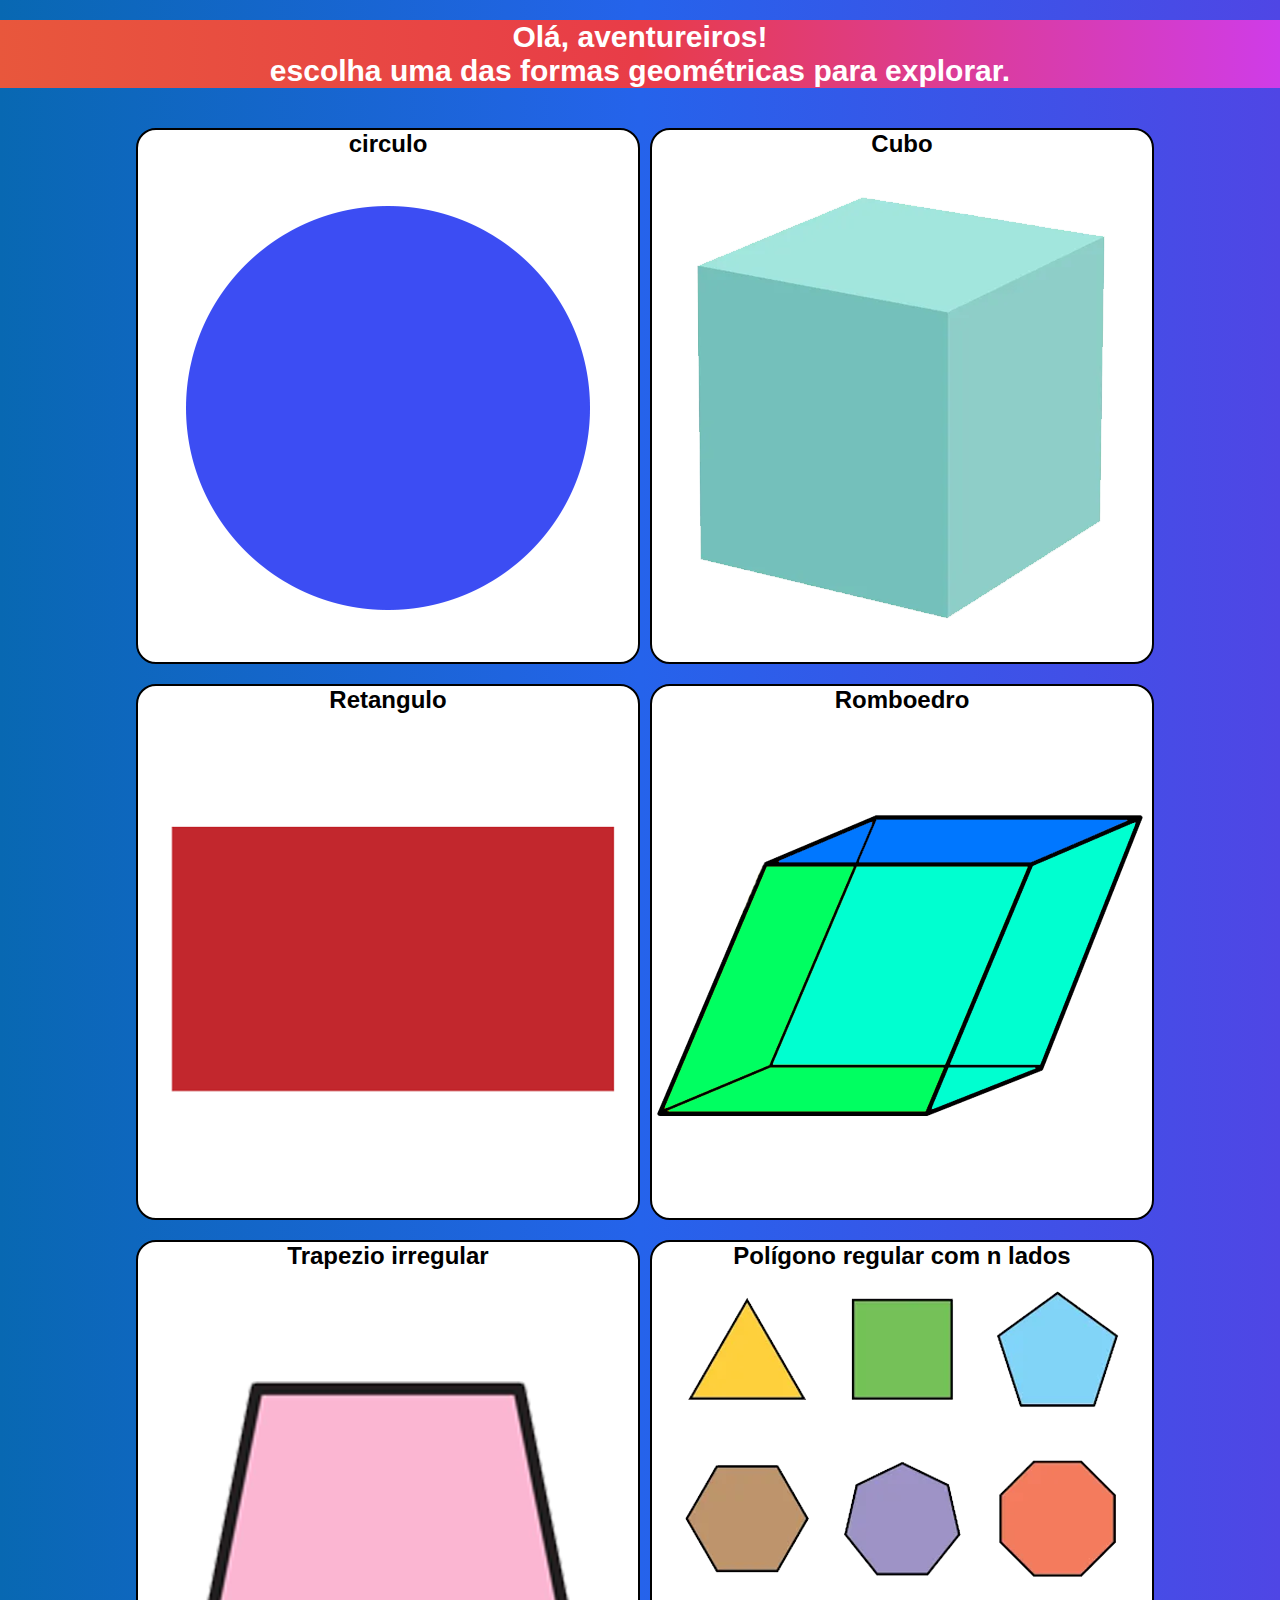
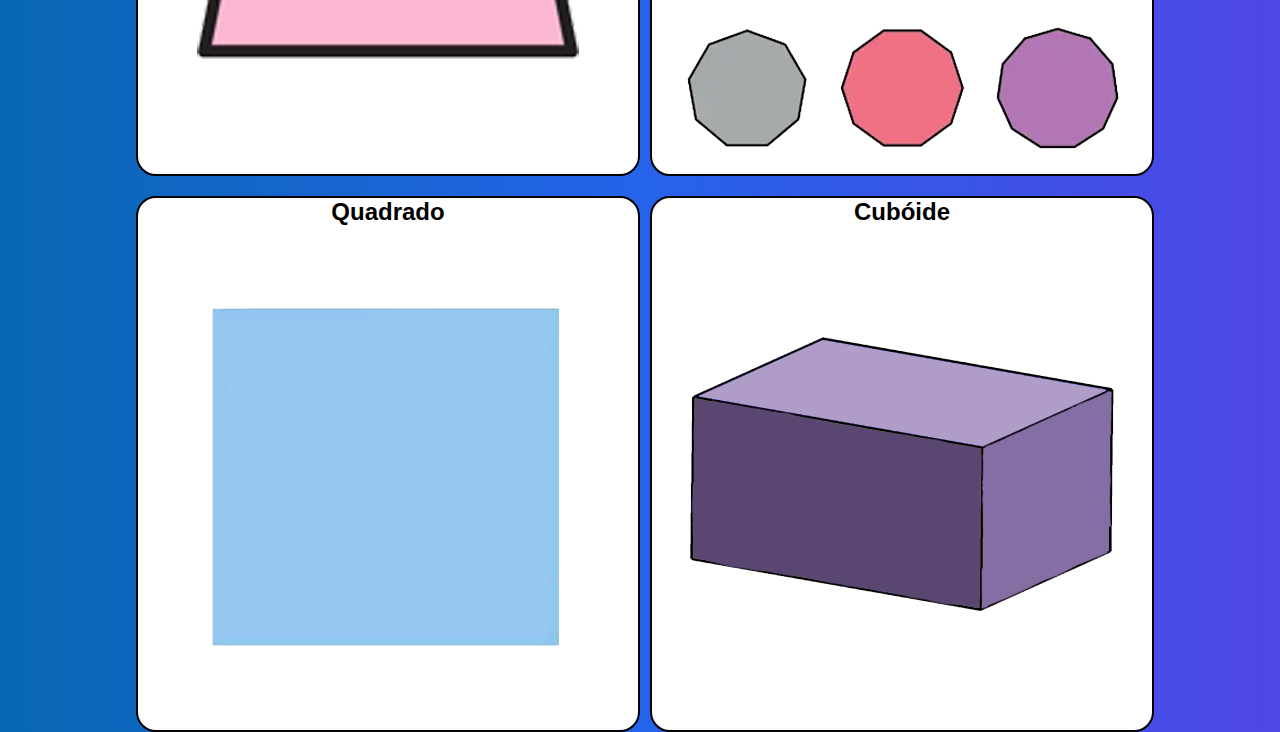
<file: portal-das-formas/index.html>
<!DOCTYPE html>
<html lang="pt-br">
<head>
    <meta charset="UTF-8">
    <meta name="viewport" content="width=device-width, initial-scale=1.0">
    <link rel="stylesheet" href="assets/css/style.css">
    <title>Portal Das Formulas</title>
</head>
<body>
    <header>
        <div class="introduçao">
            <h1>Olá, aventureiros! <br>escolha uma das formas geométricas para explorar.</h1>
        </div>
    </header>
    <main>
        <div class="primeiro">
            <a href="circulo.html">
                <div class="conteudo-1">
                    <h2>circulo</h2>
                    <img src="assets/imagens/icons/circulo.png" alt="circulo">
                </div>
            </a>
            <a href="cubo.html">
                <div class="conteudo-2">
                    <h2>Cubo</h2>
                    <img src="assets/imagens/icons/cubo.png" alt="cubo">
                </div>
            </a>
        </div>
        <div class="segundo">
            <a href="retangulo.html">
                <div class="conteudo-3">
                    <h2>Retangulo</h2>
                    <img src="assets/imagens/icons/retangulo.png" alt="retangulo">
                </div>
            </a>
            <a href="romboedro.html">
                <div class="conteudo-4">
                    <h2>Romboedro</h2>
                    <img src="assets/imagens/icons/romboedro.png" alt="Romboedro">
                </div>
            </a>
        </div>
        <div class="terceiro">
            <a href="Trapezio.html">
                <div class=" conteudo-5">
                    <h2>Trapezio irregular</h2>
                    <img src="assets/imagens/icons/trapezoide.png" alt="trapezio">
                </div>
            </a>
            <a href="Polígono.html">
                <div class="conteudo-6">
                    <h2>Polígono regular com n lados</h2>
                    <img src="assets/imagens/icons/poligono.png" alt="poligono">
                </div>
            </a>
        </div>
        <div class="quarto">
            <a href="Quadrado.html">
                <div class="conteudo-7">
                    <h2>Quadrado</h2>
                    <img src="assets/imagens/icons/quadrado.png" alt="quadrado">
                </div>
            </a>
            <a href="Cubóide.html">
                <div class="conteudo-8">
                    <h2>Cubóide</h2>
                    <img src="assets/imagens/icons/cuboide.png" alt="cuboide">
                </div>
            </a>
        </div>
    </main>
</body>
</html>
</file>
<file: portal-das-formas/assets/css/style.css>
* {
    padding: 0;
    margin: 0;
    font-family: 'Poppins', sans-serif;
    transition: 0.5s all ease;
  }

body{
    background: linear-gradient(90deg, #0868b2, #2563eb, #4f46e5);
}

header {
   margin: auto;
   margin-top: 20px; 
}

a{
    text-decoration: none;
    color: black;
}

.introduçao{
    display: flex;
    flex-direction: column;
    text-align: center;
    font-family: Arial, Helvetica, sans-serif;
    font-weight: bolder;
    color: white;
    padding: 0;
    margin: 0;
}

.introduçao h1{
    background: linear-gradient(90deg, #E8573C, #E83C48, #CF3CE8);
    padding: 0;
    margin: 0;
}

main{
    display: flex;
    flex-direction: column;
    margin-top: 20px;
    
}

.primeiro{
    display: flex;
    margin: auto;
    margin-top: 20px;
}

.conteudo-1{
    text-align: center; 
    border: 2px solid  black;
    border-radius: 20px;
    margin-left: 10px;
    background-color: white;
}

.conteudo-2{
    text-align: center; 
    border: 2px solid  black;
    border-radius: 20px;
    margin-left: 10px;
    background-color: white;
}

.segundo{
    display: flex;
    margin: auto;
    margin-top: 20px;
}

.conteudo-3{
    text-align: center; 
    border: 2px solid  black;
    border-radius: 20px;
    margin-left: 10px;
    background-color: white;
}

.conteudo-4{
    text-align: center; 
    border: 2px solid  black;
    border-radius: 20px;
    margin-left: 10px;
    background-color: white;
}


.terceiro{
    display: flex;
    margin: auto;
    margin-top: 20px;
}

.conteudo-5{
    text-align: center; 
    border: 2px solid  black;
    border-radius: 20px;
    margin-left: 10px;
    background-color: white;
}

.conteudo-6{
    text-align: center; 
    border: 2px solid  black;
    border-radius: 20px;
    margin-left: 10px;
    background-color: white;
}

.quarto{
    display: flex;
    margin: auto;
    margin-top: 20px;
}

.conteudo-7{
    text-align: center; 
    border: 2px solid  black;
    border-radius: 20px;
    margin-left: 10px;
    background-color: white;
}

.conteudo-8{
    text-align: center; 
    border: 2px solid  black;
    border-radius: 20px;
    margin-left: 10px;
    background-color: white;
}

.center{
    text-align: center; 
    border: 2px solid  black;
    border-radius: 20px;
    margin-top: 20px;
    margin-right: 20px;
    margin-left: 20px;
    background-color: white;
}

*{
    margin: 0;
    padding: 0;
    font-family: "Just Another Hand", sans-serif;
}

header a{
    text-decoration: none;
    color: black;
    display: inline-flex;
}

.topo{
    font-size: 100px;
    align-items: center;
    text-align: center;
    margin-top: 10px;
}

header span{
    font-size: 50px;
}

.loader {
    --path: #000000;
    --dot: red;
    --duration: 3s;
    width: 44px;
    height: 44px;
    position: relative;
  }
  
  .loader:before {
    content: '';
    width: 6px;
    height: 6px;
    border-radius: 50%;
    position: absolute;
    display: block;
    background: var(--dot);
    top: 37px;
    left: 19px;
    transform: translate(-18px, -18px);
    animation: dotRect var(--duration) cubic-bezier(0.785, 0.135, 0.15, 0.86) infinite;
  }
  
  .loader svg {
    display: block;
    width: 100%;
    height: 100%;
  }
  
  .loader svg rect, .loader svg polygon, .loader svg circle {
    fill: none;
    stroke: var(--path);
    stroke-width: 10px;
    stroke-linejoin: round;
    stroke-linecap: round;
  }
  
  .loader svg polygon {
    stroke-dasharray: 145 76 145 76;
    stroke-dashoffset: 0;
    animation: pathTriangle var(--duration) cubic-bezier(0.785, 0.135, 0.15, 0.86) infinite;
  }
  
  .loader svg rect {
    stroke-dasharray: 192 64 192 64;
    stroke-dashoffset: 0;
    animation: pathRect 3s cubic-bezier(0.785, 0.135, 0.15, 0.86) infinite;
  }
  
  .loader svg circle {
    stroke-dasharray: 150 50 150 50;
    stroke-dashoffset: 75;
    animation: pathCircle var(--duration) cubic-bezier(0.785, 0.135, 0.15, 0.86) infinite;
  }
  
  .loader.triangle {
    width: 48px;
  }
  
  .loader.triangle:before {
    left: 21px;
    transform: translate(-10px, -18px);
    animation: dotTriangle var(--duration) cubic-bezier(0.785, 0.135, 0.15, 0.86) infinite;
  }
  
  @keyframes pathTriangle {
    33% {
      stroke-dashoffset: 74;
    }
  
    66% {
      stroke-dashoffset: 147;
    }
  
    100% {
      stroke-dashoffset: 221;
    }
  }
  
  @keyframes dotTriangle {
    33% {
      transform: translate(0, 0);
    }
  
    66% {
      transform: translate(10px, -18px);
    }
  
    100% {
      transform: translate(-10px, -18px);
    }
  }
  
  @keyframes pathRect {
    25% {
      stroke-dashoffset: 64;
    }
  
    50% {
      stroke-dashoffset: 128;
    }
  
    75% {
      stroke-dashoffset: 192;
    }
  
    100% {
      stroke-dashoffset: 256;
    }
  }
  
  @keyframes dotRect {
    25% {
      transform: translate(0, 0);
    }
  
    50% {
      transform: translate(18px, -18px);
    }
  
    75% {
      transform: translate(0, -36px);
    }
  
    100% {
      transform: translate(-18px, -18px);
    }
  }
  
  @keyframes pathCircle {
    25% {
      stroke-dashoffset: 125;
    }
  
    50% {
      stroke-dashoffset: 175;
    }
  
    75% {
      stroke-dashoffset: 225;
    }
  
    100% {
      stroke-dashoffset: 275;
    }
  }
  
  .loader {
    display: inline-block;
    margin: 0 16px;
  }

main{
    align-items: center;
    text-align: center;
    display: flex;
    justify-content: center;
}

h1{
    font-size: 30px;
    margin-top: 90px;
    margin-left: 70px;
}

.itens{
  margin: 50px 0 0;
}

.flex{
    display: flex;
    align-items: center;
    justify-content: space-evenly;
    margin: 50px 0 0;
}

.flex2{
  display: flex;
  align-items: center;
  justify-content: space-evenly;
  margin: 50px 0 0;
}

.card-text img{
  max-width: 50%;
  background-color: rgb(240, 248, 255);
  border-radius: 5px;
}

.card-header{
  font-size: 30px;
  text-decoration: none;
  color: #000000;
}

.calculo{
  text-align: center;
  align-items: center;
  justify-content: center;
  margin: 50px 0 0;
}

.resultado{
  margin: 50px 0 0;
  font-size: 30px;
}

button{
  size: 500px;
}

.calculo img{
  max-width: 30%;
}

@media(max-width: 768px){
  .flex{
    display:flex;
    flex-direction: column;
    flex-wrap: wrap;
  }
  .flex2{
    display:flex;
    flex-direction: column;
    flex-wrap: wrap;
  }
  
}
</file>
